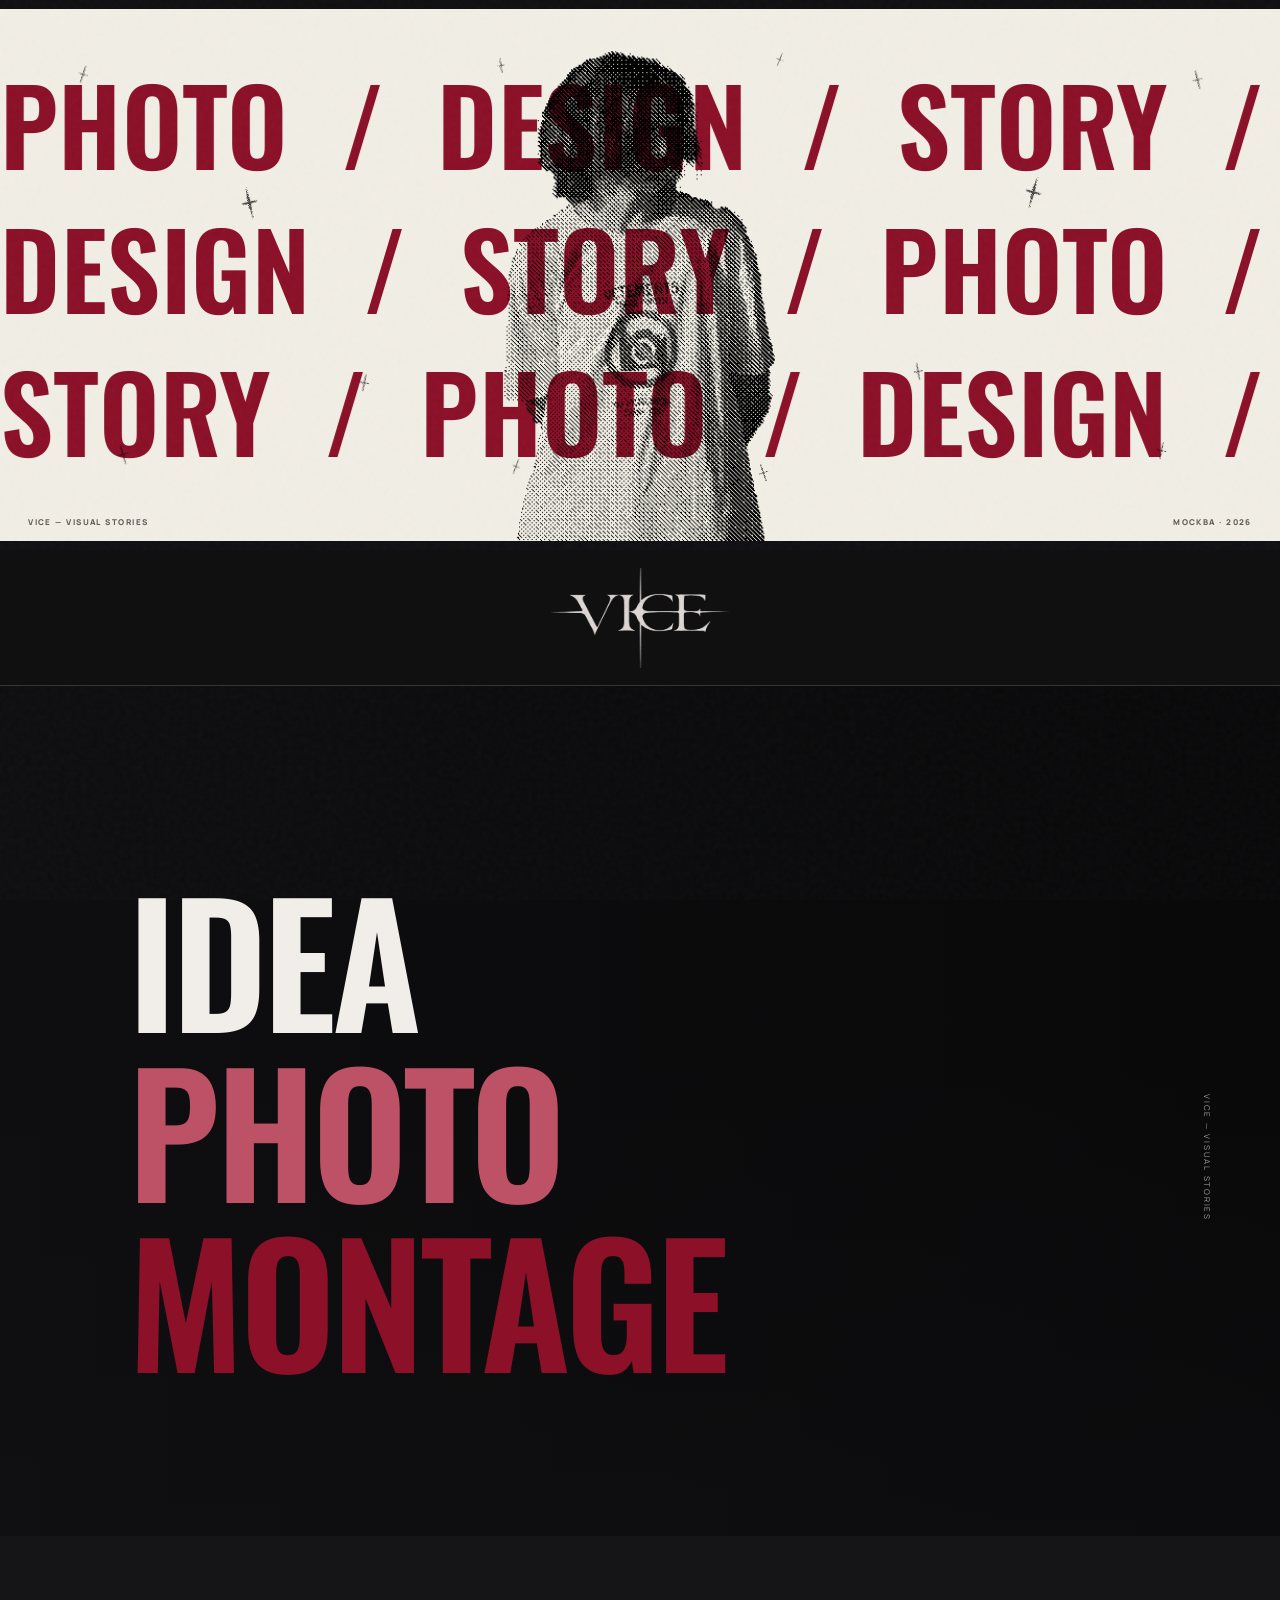
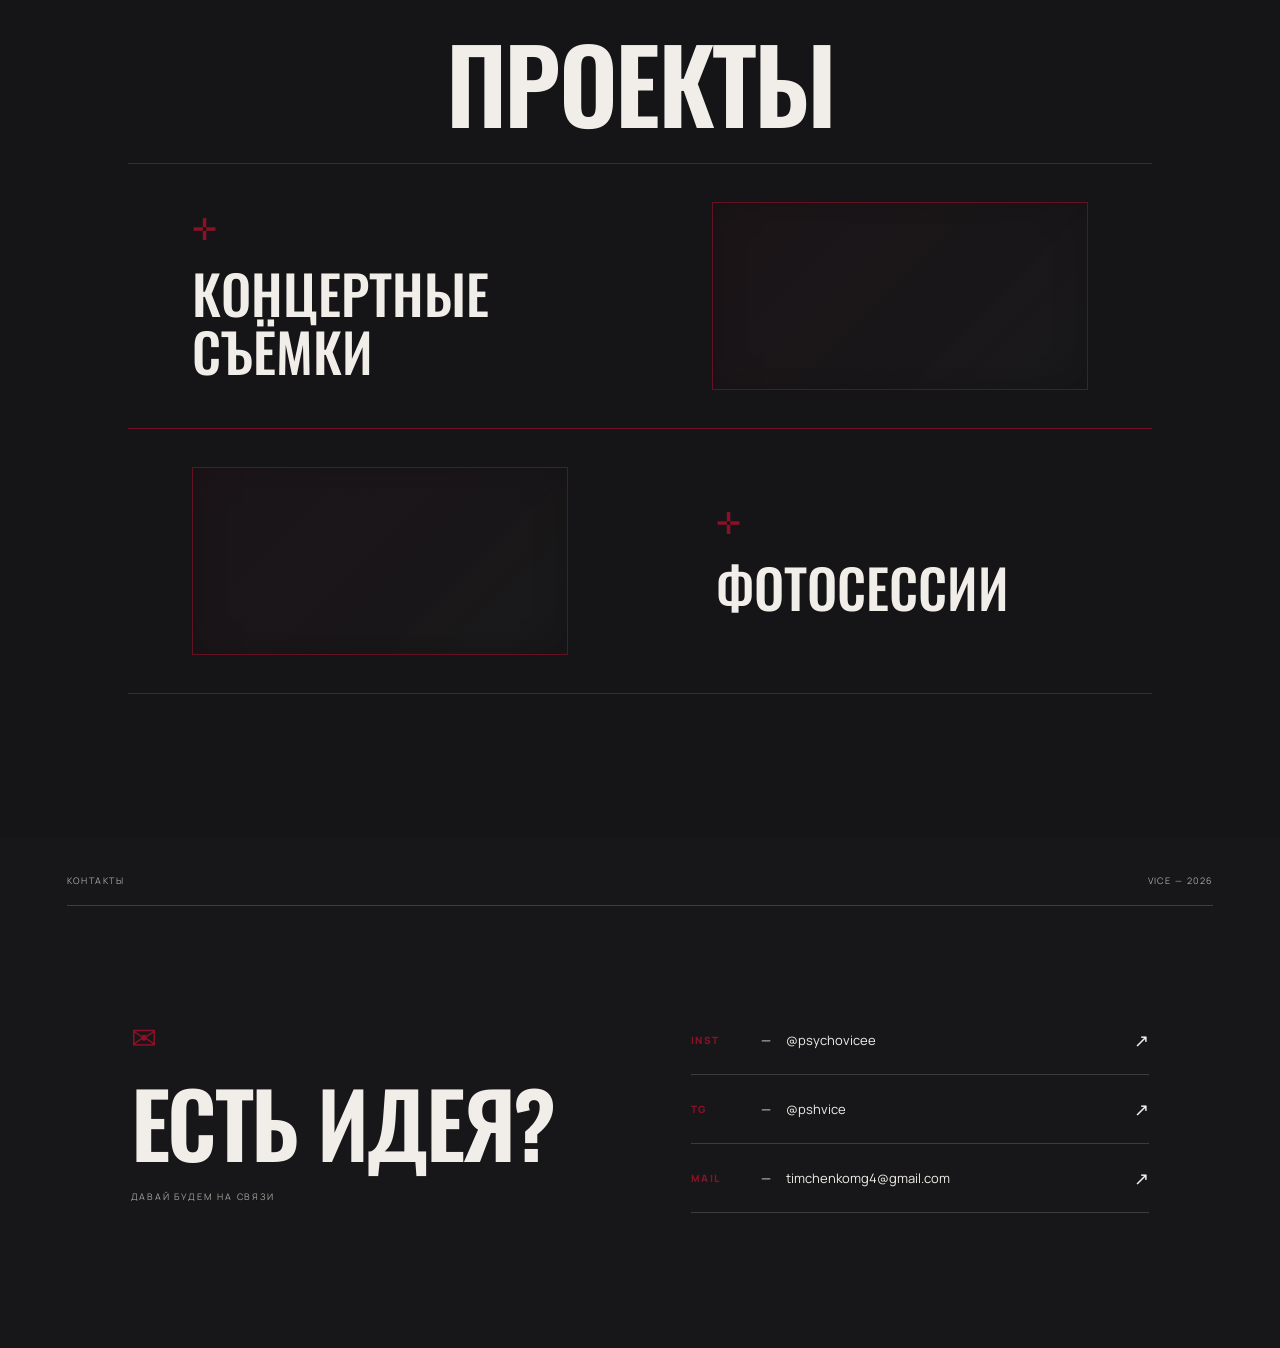
<file: index.html>
<!doctype html>
<html lang="ru">
<head>
  <meta charset="utf-8">
  <meta name="viewport" content="width=device-width, initial-scale=1">
  <meta name="theme-color" content="#101012">
  <meta name="description" content="VICE — фотография концертов, портреты и личные съёмки.">
  <title>VICE — фотография</title>
  <link rel="preconnect" href="https://fonts.googleapis.com">
  <link rel="preconnect" href="https://fonts.gstatic.com" crossorigin>
  <link href="https://fonts.googleapis.com/css2?family=Manrope:wght@400;500;600;700;800&family=Oswald:wght@400;500;600;700&display=swap" rel="stylesheet">
  <link rel="stylesheet" href="styles.css?v=20261118-9">
</head>
<body>
  <div class="grain" aria-hidden="true"></div>
  <section class="masthead-banner" aria-label="VICE — Photo, Design, Story">
    <div class="marquee-row marquee-one" aria-hidden="true"><div class="marquee-track"><span>PHOTO&nbsp; / &nbsp;DESIGN&nbsp; / &nbsp;STORY&nbsp; / &nbsp;PHOTO&nbsp; / &nbsp;DESIGN&nbsp; / &nbsp;STORY&nbsp; / &nbsp;PHOTO&nbsp; / &nbsp;DESIGN&nbsp; / &nbsp;STORY&nbsp; / &nbsp;</span><span>PHOTO&nbsp; / &nbsp;DESIGN&nbsp; / &nbsp;STORY&nbsp; / &nbsp;PHOTO&nbsp; / &nbsp;DESIGN&nbsp; / &nbsp;STORY&nbsp; / &nbsp;PHOTO&nbsp; / &nbsp;DESIGN&nbsp; / &nbsp;STORY&nbsp; / &nbsp;</span></div></div>
    <div class="marquee-row marquee-two" aria-hidden="true"><div class="marquee-track"><span>DESIGN&nbsp; / &nbsp;STORY&nbsp; / &nbsp;PHOTO&nbsp; / &nbsp;DESIGN&nbsp; / &nbsp;STORY&nbsp; / &nbsp;PHOTO&nbsp; / &nbsp;DESIGN&nbsp; / &nbsp;STORY&nbsp; / &nbsp;PHOTO&nbsp; / &nbsp;</span><span>DESIGN&nbsp; / &nbsp;STORY&nbsp; / &nbsp;PHOTO&nbsp; / &nbsp;DESIGN&nbsp; / &nbsp;STORY&nbsp; / &nbsp;PHOTO&nbsp; / &nbsp;DESIGN&nbsp; / &nbsp;STORY&nbsp; / &nbsp;PHOTO&nbsp; / &nbsp;</span></div></div>
    <div class="marquee-row marquee-three" aria-hidden="true"><div class="marquee-track"><span>STORY&nbsp; / &nbsp;PHOTO&nbsp; / &nbsp;DESIGN&nbsp; / &nbsp;STORY&nbsp; / &nbsp;PHOTO&nbsp; / &nbsp;DESIGN&nbsp; / &nbsp;STORY&nbsp; / &nbsp;PHOTO&nbsp; / &nbsp;DESIGN&nbsp; / &nbsp;</span><span>STORY&nbsp; / &nbsp;PHOTO&nbsp; / &nbsp;DESIGN&nbsp; / &nbsp;STORY&nbsp; / &nbsp;PHOTO&nbsp; / &nbsp;DESIGN&nbsp; / &nbsp;STORY&nbsp; / &nbsp;PHOTO&nbsp; / &nbsp;DESIGN&nbsp; / &nbsp;</span></div></div>
    <img class="masthead-star masthead-star-left" src="images/strar.png" alt="" aria-hidden="true">
    <img class="masthead-star masthead-star-left-small" src="images/strar.png" alt="" aria-hidden="true">
    <img class="masthead-star masthead-star-right" src="images/strar.png" alt="" aria-hidden="true">
    <img class="masthead-star masthead-star-right-small" src="images/strar.png" alt="" aria-hidden="true">
    <img class="masthead-star masthead-star-extra star-extra-1" src="images/strar.png" alt="" aria-hidden="true">
    <img class="masthead-star masthead-star-extra star-extra-2" src="images/strar.png" alt="" aria-hidden="true">
    <img class="masthead-star masthead-star-extra star-extra-3" src="images/strar.png" alt="" aria-hidden="true">
    <img class="masthead-star masthead-star-extra star-extra-4" src="images/strar.png" alt="" aria-hidden="true">
    <img class="masthead-star masthead-star-extra star-extra-5" src="images/strar.png" alt="" aria-hidden="true">
    <img class="masthead-star masthead-star-extra star-extra-6" src="images/strar.png" alt="" aria-hidden="true">
    <img class="masthead-star masthead-star-extra star-extra-7" src="images/strar.png" alt="" aria-hidden="true">
    <img class="masthead-star masthead-star-extra star-extra-8" src="images/strar.png" alt="" aria-hidden="true">
    <img class="masthead-portrait" src="images/portrait.png" alt="Портрет фотографа VICE">
    <div class="masthead-signature"><span>VICE — VISUAL STORIES</span><span>МОСКВА · 2026</span></div>
  </section>
  <header class="site-header">
    <a class="wordmark" href="#top" aria-label="VICE — на главную"><img class="site-logo" src="images/%D0%BB%D0%BE%D0%B3%D0%BE%20%D0%B1%D0%B5%D0%B7%20%D1%84%D0%BE%D0%BD%D0%B0.png" alt="VICE"></a>
  </header>

  <main id="top">
    <section class="hero">
      <div class="hero-image" aria-hidden="true">
        <video class="hero-background-video" autoplay muted loop playsinline preload="auto">
          <source src="images/VICE_camera_aperture_1920x540_60fps%20(online-video-cutter.com)%20(1).mp4" type="video/mp4">
        </video>
      </div>
      <div class="hero-shade"></div>
      <div class="hero-content">
        <h1 class="hero-title"><span class="title-light">IDEA</span><span class="title-middle">PHOTO</span><span class="title-red">MONTAGE</span></h1>
      </div>
      <div class="hero-side-label">VICE — VISUAL STORIES</div>
    </section>

    <section class="works section-wrap" id="works">
      <div class="section-heading">
        <div><h2>ПРОЕКТЫ</h2></div>
      </div>
      <div class="project-list">
        <a class="project-text-link project-live" href="concerts.html">
          <div class="project-copy">
            <span class="project-cross" aria-hidden="true">✛</span>
            <h3>КОНЦЕРТНЫЕ СЪЁМКИ</h3>
          </div>
          <div class="project-banner-placeholder" aria-hidden="true"></div>
        </a>
        <a class="project-text-link project-portraits" href="portraits.html">
          <div class="project-banner-placeholder" aria-hidden="true"></div>
          <div class="project-copy">
            <span class="project-cross" aria-hidden="true">✛</span>
            <h3>ФОТОСЕССИИ</h3>
          </div>
        </a>
      </div>
    </section>

    <section class="contact-section" id="contact">
      <div class="contact-top"><span>КОНТАКТЫ</span><span>VICE — 2026</span></div>
      <div class="contact-main">
        <div class="contact-title"><span class="mail-symbol">✉</span><p>ЕСТЬ ИДЕЯ?</p><span class="contact-caption">ДАВАЙ БУДЕМ НА СВЯЗИ</span></div>
        <div class="contact-list">
          <a href="https://www.instagram.com/psychovicee/" target="_blank" rel="noreferrer"><span class="contact-label">INST</span><span class="contact-dash">—</span><span>@psychovicee</span><b>↗</b></a>
          <a href="https://t.me/pshvice" target="_blank" rel="noreferrer"><span class="contact-label">TG</span><span class="contact-dash">—</span><span>@pshvice</span><b>↗</b></a>
          <a href="mailto:timchenkomg4@gmail.com"><span class="contact-label">MAIL</span><span class="contact-dash">—</span><span>timchenkomg4@gmail.com</span><b>↗</b></a>
        </div>
      </div>
    </section>
  </main>
  <script src="script.js"></script>
</body>
</html>
</file>
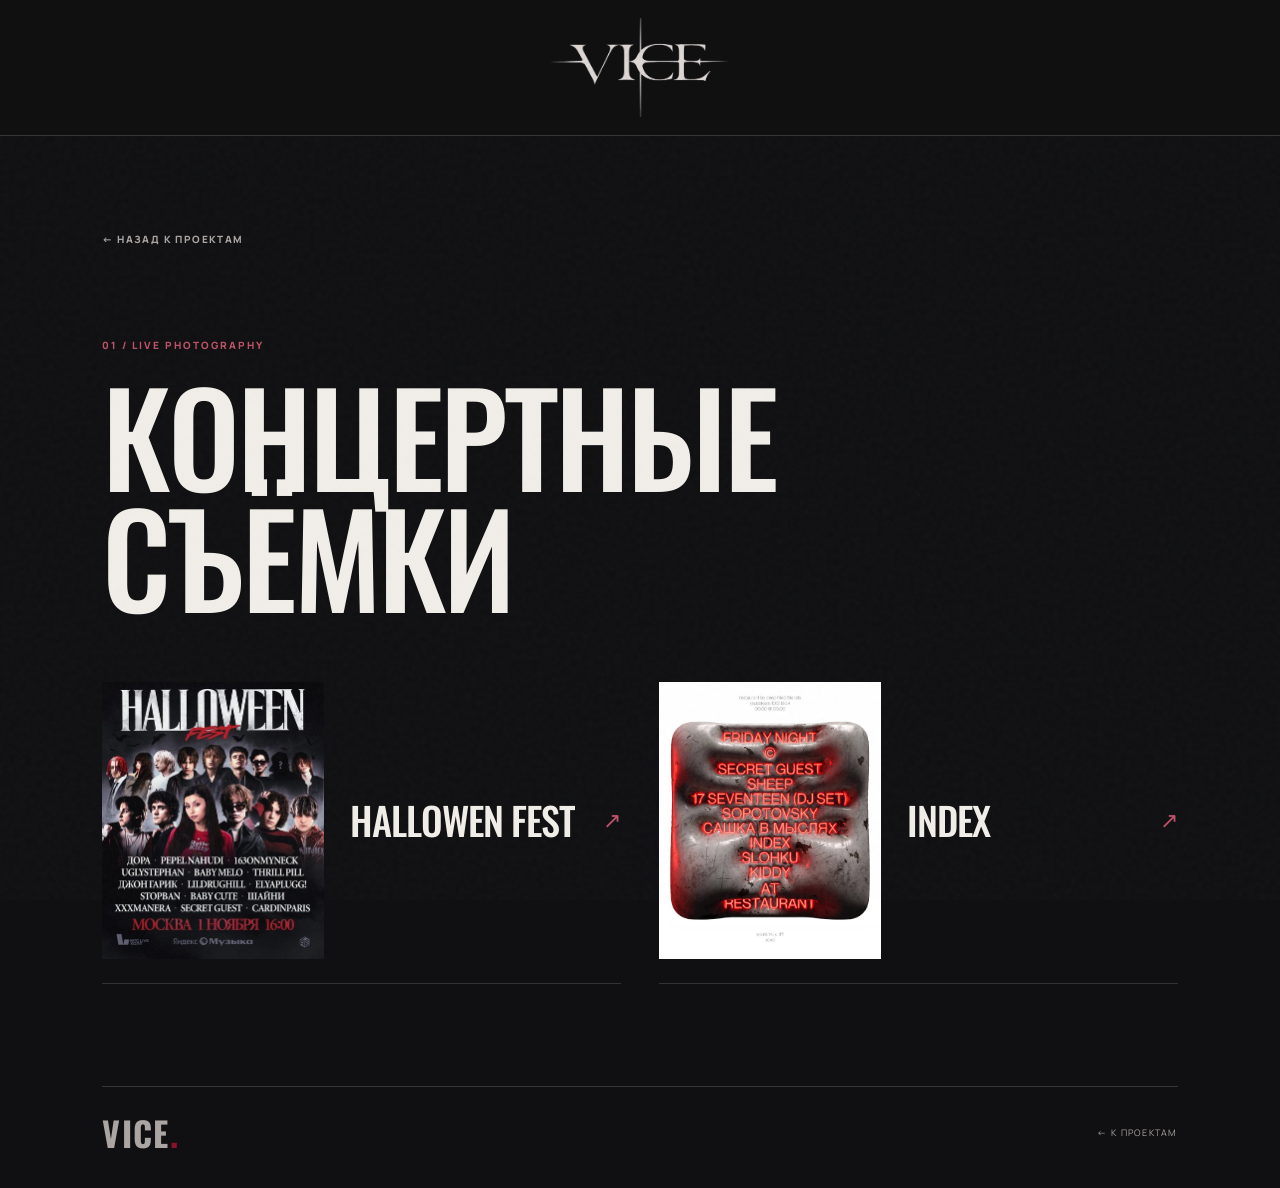
<file: concerts.html>
<!doctype html>
<html lang="ru">
<head>
  <meta charset="utf-8">
  <meta name="viewport" content="width=device-width, initial-scale=1">
  <meta name="theme-color" content="#101012">
  <meta name="description" content="VICE — концертные проекты и live-фотография.">
  <title>VICE — Концертные съёмки</title>
  <link rel="preconnect" href="https://fonts.googleapis.com">
  <link rel="preconnect" href="https://fonts.gstatic.com" crossorigin>
  <link href="https://fonts.googleapis.com/css2?family=Manrope:wght@400;500;600;700;800&family=Oswald:wght@400;500;600;700&display=swap" rel="stylesheet">
  <link rel="stylesheet" href="styles.css?v=20261118-10">
  <style>
    .case-page{min-height:calc(100svh - 86px);padding:7vw 8vw 8vw}
    .case-back{display:inline-flex;align-items:center;gap:14px;color:#aaa5a2;font-size:10px;font-weight:800;letter-spacing:.14em;transition:color .2s}
    .case-back:hover{color:#fff}
    .case-kicker{margin-top:90px;color:#bd5267;font-size:10px;font-weight:800;letter-spacing:.2em}
    .case-title{margin:22px 0 18px;font:500 clamp(54px,10vw,130px)/.95 var(--display);letter-spacing:-.025em;text-transform:uppercase}
    
    .concert-projects{margin-top:65px;display:grid;grid-template-columns:repeat(2,minmax(0,1fr));gap:clamp(22px,3vw,44px)}
    .concert-project{display:grid;grid-template-columns:minmax(0,.9fr) minmax(0,1.1fr);align-items:center;gap:clamp(14px,2vw,26px);min-width:0;padding-bottom:24px;border-bottom:1px solid rgba(255,255,255,.14)}
    .concert-poster{width:100%;display:flex;justify-content:center;align-items:center}
    .concert-poster img{display:block;width:100%;height:auto;max-height:340px;object-fit:contain;transition:transform .35s ease,opacity .3s ease}
    .concert-project:hover .concert-poster img{transform:scale(1.015);opacity:.88}
    .concert-project-copy{min-width:0}
    .concert-project-title{display:flex;align-items:center;justify-content:space-between;gap:10px}
    .concert-project-title h2{margin:0;font:500 clamp(27px,3vw,48px)/1.05 var(--display);text-transform:uppercase}
    .concert-project-title span{color:#bd5267;font-size:22px;transition:transform .25s}
    .concert-project:hover .concert-project-title span{transform:translate(4px,-4px)}
    
    .case-footer{margin:0 8vw 30px;padding-top:20px;border-top:1px solid rgba(255,255,255,.16);display:flex;justify-content:space-between;align-items:center;color:#aaa5a2;font-size:9px;letter-spacing:.14em}
    @media(max-width:900px){.concert-projects{grid-template-columns:1fr;gap:34px}.concert-project{grid-template-columns:minmax(160px,280px) minmax(0,1fr);gap:clamp(24px,5vw,55px)}.concert-poster img{max-height:400px}}
    @media(max-width:650px){.case-page{padding:8vw 7vw 16vw}.case-kicker{margin-top:75px}.concert-project{grid-template-columns:minmax(105px,38%) minmax(0,1fr);gap:20px;padding-bottom:30px}.concert-poster img{max-height:300px}.concert-project-title h2{font-size:clamp(26px,7vw,38px)}.concert-project-title span{font-size:19px}.case-footer{margin-left:7vw;margin-right:7vw}}
  </style>
</head>
<body>
  <div class="grain" aria-hidden="true"></div>
  <header class="site-header">
    <a class="wordmark" href="index.html" aria-label="VICE — на главную"><img class="site-logo" src="images/%D0%BB%D0%BE%D0%B3%D0%BE%20%D0%B1%D0%B5%D0%B7%20%D1%84%D0%BE%D0%BD%D0%B0.png" alt="VICE"></a>
  </header>
  <main class="case-page">
    <a class="case-back" href="index.html#works">← НАЗАД К ПРОЕКТАМ</a>
    <div class="case-kicker">01 / LIVE PHOTOGRAPHY</div>
    <h1 class="case-title">Концертные съёмки</h1>
    
    <section class="concert-projects" aria-label="Концертные проекты">
      <a class="concert-project" href="hallowen-fest.html">
        <div class="concert-poster"><img src="images/projects/concerts/Hallowen%20fest/%D0%B0%D1%84%D0%B8%D1%88%D0%B0%20hallowen%20fest.webp" alt="Афиша Hallowen Fest"></div>
        <div class="concert-project-copy">
          <div class="concert-project-title"><h2>Hallowen Fest</h2><span>↗</span></div>
          
        </div>
      </a>
      <a class="concert-project" href="index-event.html">
        <div class="concert-poster"><img src="images/projects/concerts/INDEX/%D0%90%D0%A4%D0%98%D0%A8%D0%90%20%D0%B8%D0%BD%D0%B4%D0%B5%D0%BA%D1%81.jpg" alt="Афиша INDEX"></div>
        <div class="concert-project-copy">
          <div class="concert-project-title"><h2>INDEX</h2><span>↗</span></div>
          
        </div>
      </a>
    </section>
  </main>
  <footer class="case-footer"><a class="wordmark" href="index.html">VICE<span>.</span></a><a href="index.html#works">← К ПРОЕКТАМ</a></footer>
  <script src="script.js"></script>
</body>
</html>
</file>
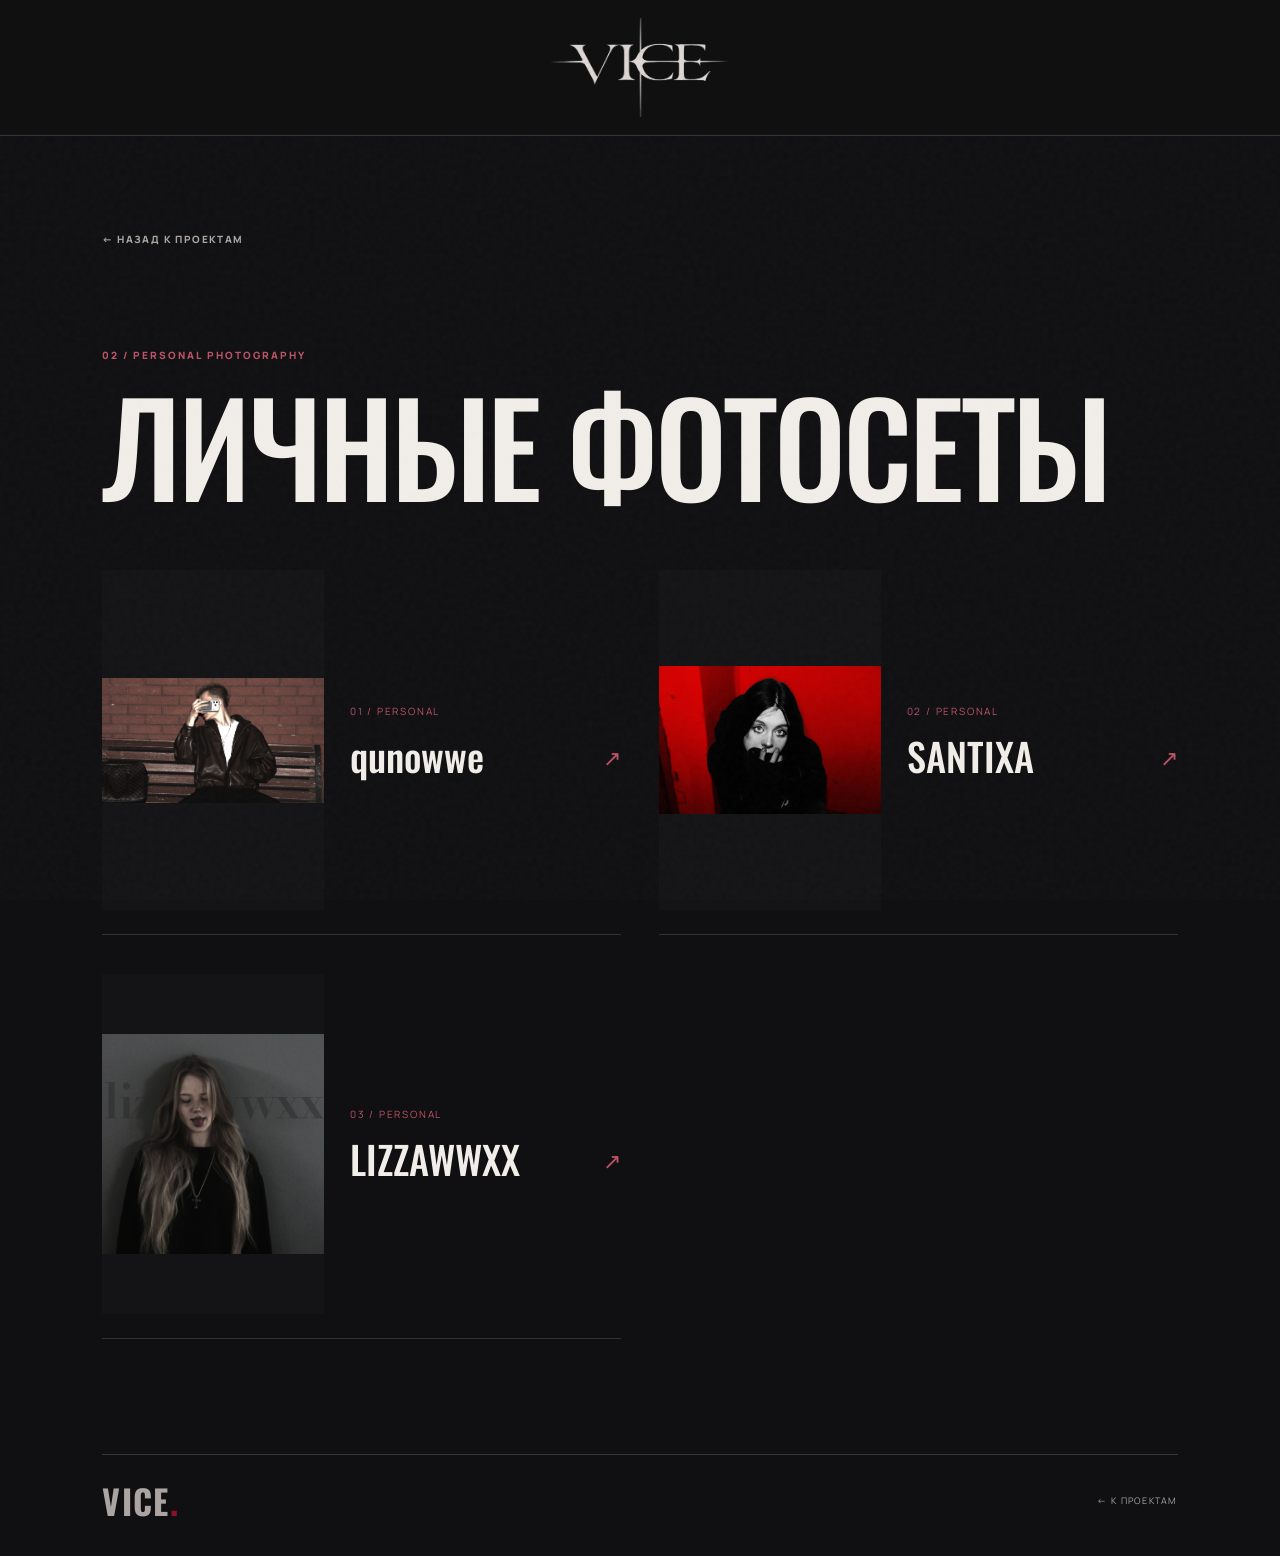
<file: portraits.html>
<!doctype html>
<html lang="ru">
<head>
  <meta charset="utf-8">
  <meta name="viewport" content="width=device-width, initial-scale=1">
  <meta name="theme-color" content="#101012">
  <meta name="description" content="VICE — личные фотосеты.">
  <title>VICE — Личные фотосеты</title>
  <link rel="preconnect" href="https://fonts.googleapis.com">
  <link rel="preconnect" href="https://fonts.gstatic.com" crossorigin>
  <link href="https://fonts.googleapis.com/css2?family=Manrope:wght@400;500;600;700;800&family=Oswald:wght@400;500;600;700&display=swap" rel="stylesheet">
  <link rel="stylesheet" href="styles.css?v=20261118-11">
  <style>
    .case-page{min-height:calc(100svh - 86px);padding:7vw 8vw 9vw}
    .case-back{display:inline-flex;color:#aaa5a2;font-size:10px;font-weight:800;letter-spacing:.14em;transition:color .2s}
    .case-back:hover{color:#fff}
    .case-kicker{margin-top:100px;color:#bd5267;font-size:10px;font-weight:800;letter-spacing:.2em}
    .case-title{margin:22px 0 55px;font:500 clamp(54px,10vw,130px)/.95 var(--display);letter-spacing:-.025em;text-transform:uppercase}
    .shoot-grid{margin-top:65px;display:grid;grid-template-columns:repeat(2,minmax(0,1fr));gap:clamp(22px,3vw,44px)}
    .shoot-card{display:grid;grid-template-columns:minmax(0,.9fr) minmax(0,1.1fr);align-items:center;gap:clamp(14px,2vw,26px);min-width:0;padding-bottom:24px;border-bottom:1px solid rgba(255,255,255,.14);transition:opacity .25s}
    .shoot-card:hover{opacity:.82}
    .shoot-cover{width:100%;height:340px;display:flex;justify-content:center;align-items:center;overflow:hidden;background:#141416}
    .shoot-cover img{display:block;width:100%;height:100%;object-fit:contain;transition:transform .35s ease}
    .shoot-card:hover .shoot-cover img{transform:scale(1.015)}
    .shoot-copy{min-width:0}
    .shoot-number{display:block;margin-bottom:18px;color:#bd5267;font-size:10px;letter-spacing:.18em}
    .shoot-name{display:flex;align-items:center;justify-content:space-between;gap:10px;font:500 clamp(27px,3vw,48px)/1.05 var(--display);text-transform:uppercase;overflow-wrap:anywhere}
    .shoot-name span{color:#bd5267;font-size:22px;transition:transform .25s}
    .shoot-card:hover .shoot-name span{transform:translate(4px,-4px)}
    .shoot-card:first-child .shoot-name{text-transform:none}
    .case-footer{margin:0 8vw 30px;padding-top:20px;border-top:1px solid rgba(255,255,255,.16);display:flex;justify-content:space-between;align-items:center;color:#aaa5a2;font-size:9px;letter-spacing:.14em}
    @media(max-width:900px){.shoot-grid{grid-template-columns:1fr;gap:34px}.shoot-card{grid-template-columns:minmax(160px,280px) minmax(0,1fr);gap:clamp(24px,5vw,55px)}.shoot-cover{height:400px}}
    @media(max-width:650px){.case-page{padding:8vw 7vw 16vw}.case-kicker{margin-top:75px}.case-title{margin-bottom:38px}.shoot-card{grid-template-columns:minmax(105px,38%) minmax(0,1fr);gap:20px;padding-bottom:30px}.shoot-cover{height:300px}.shoot-name{font-size:clamp(26px,7vw,38px)}.shoot-name span{font-size:19px}.case-footer{margin-left:7vw;margin-right:7vw}}
  </style>
</head>
<body>
  <div class="grain" aria-hidden="true"></div>
  <header class="site-header">
    <a class="wordmark" href="index.html" aria-label="VICE — на главную"><img class="site-logo" src="images/%D0%BB%D0%BE%D0%B3%D0%BE%20%D0%B1%D0%B5%D0%B7%20%D1%84%D0%BE%D0%BD%D0%B0.png" alt="VICE"></a>
  </header>
  <main class="case-page">
    <a class="case-back" href="index.html#works">← НАЗАД К ПРОЕКТАМ</a>
    <div class="case-kicker">02 / PERSONAL PHOTOGRAPHY</div>
    <h1 class="case-title">Личные фотосеты</h1>
    <section class="shoot-grid" aria-label="Личные фотосеты">
      <a class="shoot-card" href="qunowwe.html">
        <div class="shoot-cover"><img src="qunowwe%20%D0%BE%D0%B1%D0%BB%D0%BE%D0%B6%D0%BA%D0%B0.png" alt="Обложка фотосета qunowwe"></div>
        <div class="shoot-copy"><span class="shoot-number">01 / PERSONAL</span><div class="shoot-name">qunowwe <span>↗</span></div></div>
      </a>
      <a class="shoot-card" href="santixa.html">
        <div class="shoot-cover"><img src="images/projects/photoshoots/Santixa/Santixa%20%D0%BE%D0%B1%D0%BB%D0%BE%D0%B6%D0%BA%D0%B0.jpg" alt="Обложка фотосета Santixa"></div>
        <div class="shoot-copy"><span class="shoot-number">02 / PERSONAL</span><div class="shoot-name">Santixa <span>↗</span></div></div>
      </a>
      <a class="shoot-card" href="lizzawwxx.html">
        <div class="shoot-cover"><img src="images/projects/photoshoots/lizzawwxx/lizzawwxx%20%D0%BE%D0%B1%D0%BB%D0%BE%D0%B6%D0%BA%D0%B0.jpg" alt="Обложка фотосета lizzawwxx"></div>
        <div class="shoot-copy"><span class="shoot-number">03 / PERSONAL</span><div class="shoot-name">lizzawwxx <span>↗</span></div></div>
      </a>
    </section>
  </main>
  <footer class="case-footer"><a class="wordmark" href="index.html">VICE<span>.</span></a><a href="index.html#works">← К ПРОЕКТАМ</a></footer>
  <script src="script.js"></script>
</body>
</html>
</file>
<file: styles.css>
@import url('https://fonts.googleapis.com/css2?family=Manrope:wght@400;500;600;700;800&family=Oswald:wght@400;500;600;700&display=swap');
:root{--bg:#101012;--panel:#171719;--text:#f1eee9;--muted:#9b9998;--red:#8b1028;--line:rgba(255,255,255,.16);--display:'Oswald',sans-serif;--body:'Manrope',sans-serif}
*{box-sizing:border-box}html{scroll-behavior:smooth}body{margin:0;background:var(--bg);color:var(--text);font-family:var(--body);overflow-x:hidden}a{color:inherit;text-decoration:none}.grain{position:fixed;inset:0;pointer-events:none;z-index:20;opacity:.055;background-image:url("data:image/svg+xml,%3Csvg viewBox='0 0 180 180' xmlns='http://www.w3.org/2000/svg'%3E%3Cfilter id='n'%3E%3CfeTurbulence type='fractalNoise' baseFrequency='.9' numOctaves='3' stitchTiles='stitch'/%3E%3C/filter%3E%3Crect width='100%25' height='100%25' filter='url(%23n)' opacity='.5'/%3E%3C/svg%3E")}
.site-header{height:86px;padding:0 5.2vw;display:flex;align-items:center;justify-content:space-between;border-bottom:1px solid var(--line);position:sticky;top:0;z-index:30;width:100%;background:rgba(16,16,18,.94);backdrop-filter:blur(14px);-webkit-backdrop-filter:blur(14px);transition:height .32s ease,padding .32s ease,background .32s ease}.wordmark{font:700 34px var(--display);letter-spacing:.04em;transition:font-size .32s ease,transform .32s ease}.wordmark span,.statement-mark span{color:var(--red)}.site-header.is-scrolled{height:62px;padding-left:5.2vw;padding-right:5.2vw;background:rgba(16,16,18,.97);box-shadow:0 8px 28px rgba(0,0,0,.18)}.site-header.is-scrolled .wordmark{font-size:27px}.site-header.is-scrolled .header-cta{padding-top:10px;padding-bottom:10px}.main-nav{display:flex;gap:42px;margin-left:10%}.main-nav a,.header-cta{font-size:10px;font-weight:800;letter-spacing:.13em}.main-nav a{color:#c6c3bf;transition:color .2s}.main-nav a:hover,.header-cta:hover{color:#fff}.header-cta{border:1px solid rgba(255,255,255,.35);padding:13px 17px}.header-cta span{color:#c14a61;margin-left:14px}.menu-toggle{display:none;background:none;border:0}
.hero{height:min(850px,100svh);min-height:680px;position:relative;display:flex;align-items:center;padding:100px 10vw 70px;overflow:hidden;background:radial-gradient(ellipse at 72% 43%,#54202a 0,#25161b 28%,#101012 68%)}.hero-image{position:absolute;inset:0 0 0 32%;background:linear-gradient(90deg,#101012 0%,rgba(16,16,18,.48) 34%,rgba(16,16,18,.12) 100%),linear-gradient(0deg,rgba(16,16,18,.65),transparent 55%),url('images/hero.jpg') center 42%/cover no-repeat;opacity:.78}.hero-image-note{position:absolute;right:9%;bottom:12%;font-size:9px;letter-spacing:.2em;color:rgba(255,255,255,.52);border:1px solid rgba(255,255,255,.25);padding:10px 13px}.hero-shade{position:absolute;inset:0;background:linear-gradient(90deg,#101012 0%,rgba(16,16,18,.86) 30%,transparent 100%)}.hero-content{position:relative;z-index:2;width:min(720px,75%)}.eyebrow,.section-kicker{font-size:10px;font-weight:800;letter-spacing:.18em;color:#aaa5a2}.eyebrow{display:flex;align-items:center;gap:13px}.eyebrow-line{height:1px;width:35px;background:var(--red)}h1,h2,.intro-big,.statement p,.contact-title p{font-family:var(--display);font-weight:600;letter-spacing:-.025em}h1{font-size:clamp(90px,13vw,190px);line-height:.82;margin:36px 0 32px}h1 em,h2 em,.intro-big span,.statement em,.contact-title em{font-style:normal;color:var(--red)}.hero-bottom{display:flex;align-items:center;justify-content:space-between;max-width:420px}.hero-bottom p{font-size:12px;line-height:1.9;color:#c2bfbc}.round-link{width:48px;height:48px;border:1px solid rgba(255,255,255,.55);border-radius:50%;display:grid;place-items:center;font-size:22px;transition:.25s}.round-link:hover{background:var(--red);border-color:var(--red);transform:translateY(4px)}.hero-index{position:absolute;bottom:45px;right:5.2vw;font:18px var(--display);letter-spacing:.08em}.hero-index span{color:var(--red);padding:0 8px}.hero-side-label{position:absolute;right:5.2vw;top:48%;writing-mode:vertical-rl;font-size:8px;letter-spacing:.22em;color:#a19a98}
.section-wrap{padding-left:10vw;padding-right:10vw}.intro{padding-top:145px;padding-bottom:150px;display:grid;grid-template-columns:1fr 2fr;gap:5vw}.section-kicker span{color:#c13d57}.intro-big{font-size:clamp(55px,8vw,112px);line-height:.94;margin:0}.intro-foot{display:flex;align-items:flex-end;justify-content:space-between;margin-top:36px}.intro-foot p{max-width:390px;color:#a9a5a2;font-size:13px;line-height:1.9}.asterisk{font-size:55px;color:var(--red);line-height:1}
.works{padding-top:100px;padding-bottom:145px;background:#151517}.section-heading{display:flex;align-items:flex-end;justify-content:space-between;margin-bottom:55px}.section-heading h2,.about-content h2{font-size:clamp(62px,8vw,110px);line-height:.9;margin:25px 0 0}.section-heading>p{font-size:12px;line-height:1.8;color:#9c9896;padding-bottom:7px}.project-grid{display:grid;grid-template-columns:1.18fr .82fr;gap:34px;align-items:start}.project-small{margin-top:115px}.project-visual{position:relative;overflow:hidden;background:#242124;min-height:360px;aspect-ratio:1.12/1}.project-large .project-visual{aspect-ratio:1.12/1}.project-small .project-visual{aspect-ratio:.9/1}.visual-concert{background:linear-gradient(135deg,rgba(12,12,14,.1),rgba(12,12,14,.5)),url('images/concert.jpg') center/cover,#40232c}.visual-portrait{background:linear-gradient(135deg,rgba(12,12,14,.08),rgba(12,12,14,.48)),url('images/portraits.jpg') center/cover,#272326}.placeholder-label{position:absolute;left:20px;bottom:20px;font-size:9px;letter-spacing:.15em;color:rgba(255,255,255,.65);border:1px solid rgba(255,255,255,.35);padding:9px 11px}.project-arrow{position:absolute;right:20px;top:20px;width:42px;height:42px;border:1px solid rgba(255,255,255,.5);border-radius:50%;display:grid;place-items:center;transition:.2s}.project:hover .project-arrow{background:var(--red);border-color:var(--red);transform:rotate(45deg)}.project-meta{display:flex;justify-content:space-between;align-items:flex-end;padding-top:20px}.project-number,.project-type{font-size:9px;letter-spacing:.15em;color:#a6a09d}.project-meta h3{font:500 32px/1.05 var(--display);margin:10px 0 0}.project-type{padding-bottom:4px}
.statement{padding:105px 10vw 115px;text-align:center;background:var(--red);position:relative;overflow:hidden}.statement-mark{font:700 55px var(--display);opacity:.8}.statement-mark span{color:#211317}.statement p{font-size:clamp(52px,9vw,125px);line-height:.95;margin:22px 0}.statement em{color:#211317}.statement>span{font-size:9px;letter-spacing:.22em;color:rgba(255,255,255,.72)}
.about-strip{padding-top:145px;padding-bottom:150px;display:grid;grid-template-columns:1fr 2fr;gap:5vw}.about-content{display:grid;grid-template-columns:1.2fr .8fr;column-gap:5vw;align-items:end}.about-content h2{grid-column:1/-1;margin:0 0 36px}.about-content p{font-size:13px;line-height:1.9;color:#aaa5a2;max-width:360px;margin:0}.text-link{font-size:10px;letter-spacing:.15em;font-weight:800;border-bottom:1px solid var(--red);padding-bottom:12px;justify-self:start}.text-link span{color:#c13d57;margin-left:20px}
.contact-section{background:#171719;padding:35px 5.2vw 25px}.contact-top{display:flex;justify-content:space-between;border-bottom:1px solid var(--line);padding-bottom:18px;font-size:9px;letter-spacing:.16em;color:#aaa5a2}.contact-main{padding:100px 5vw 110px;display:grid;grid-template-columns:1fr 1fr;gap:8vw;align-items:center}.contact-title{display:flex;flex-direction:column;align-items:flex-start}.mail-symbol{font-size:31px;color:var(--red);margin-bottom:24px}.contact-title p{font-size:clamp(58px,7vw,100px);line-height:.9;margin:0}.contact-caption{font-size:9px;letter-spacing:.2em;color:#a7a19e;margin-top:27px}.contact-list a{display:grid;grid-template-columns:70px 25px 1fr 25px;align-items:center;border-bottom:1px solid var(--line);padding:22px 0;font-size:13px;transition:padding .2s}.contact-list a:hover{padding-left:10px}.contact-label{font-size:10px;font-weight:800;letter-spacing:.13em;color:#8b1028}.contact-dash{color:#eee}.contact-list b{font-size:18px;font-weight:400;text-align:right}.site-footer{border-top:1px solid var(--line);padding-top:22px;display:flex;align-items:center;justify-content:space-between}.site-footer .wordmark{font-size:27px}.site-footer>span,.site-footer>a:last-child{font-size:8px;letter-spacing:.16em;color:#aaa5a2}
@media(max-width:800px){.site-header{height:72px;padding:0 6vw}.site-header.is-scrolled{height:58px;padding-left:6vw;padding-right:6vw}.main-nav{gap:20px;margin-left:0}.main-nav a,.header-cta{font-size:8px}.hero{min-height:650px;height:90svh;padding-left:7vw}.hero-image{left:12%;opacity:.58}.hero-content{width:90%}.hero-side-label{display:none}.section-wrap{padding-left:7vw;padding-right:7vw}.intro,.about-strip{grid-template-columns:1fr;gap:35px;padding-top:100px;padding-bottom:105px}.intro-foot{max-width:570px}.works{padding-top:85px;padding-bottom:100px}.project-grid{gap:22px}.project-small{margin-top:75px}.project-visual{min-height:260px}.contact-main{padding:80px 2vw;gap:5vw}.contact-title p{font-size:clamp(54px,8vw,80px)}}
@media(max-width:560px){.site-header{height:68px}.site-header.is-scrolled{height:54px;padding-left:6vw;padding-right:6vw}.site-header.is-scrolled .wordmark{font-size:25px}.wordmark{font-size:30px}.main-nav{display:none;position:absolute;top:68px;left:0;right:0;background:#171719;padding:25px 7vw 30px;flex-direction:column;gap:22px;border-bottom:1px solid var(--line)}.main-nav.open{display:flex}.main-nav a{font-size:11px}.header-cta{margin-left:auto;margin-right:18px;padding:11px 12px}.menu-toggle{display:flex;width:27px;height:25px;flex-direction:column;justify-content:center;gap:6px;padding:0}.menu-toggle span{height:1px;width:25px;background:#fff}.hero{min-height:680px;height:92svh;padding:110px 7vw 70px}.hero-image{inset:0 0 0 0;background-position:58% center;opacity:.52}.hero-shade{background:linear-gradient(90deg,rgba(16,16,18,.92),rgba(16,16,18,.35)),linear-gradient(0deg,#101012 0%,transparent 45%)}.hero-content{width:100%}h1{font-size:clamp(82px,21vw,125px);margin:34px 0}.hero-bottom{max-width:100%}.hero-index{bottom:25px;right:7vw}.intro{padding-top:85px;padding-bottom:90px}.intro-big{font-size:clamp(54px,14vw,78px)}.intro-foot p{font-size:12px}.asterisk{font-size:40px}.works{padding-top:75px;padding-bottom:85px}.section-heading{align-items:flex-end;margin-bottom:35px}.section-heading h2,.about-content h2{font-size:clamp(58px,15vw,82px)}.section-heading>p{font-size:10px}.project-grid{grid-template-columns:1fr;gap:45px}.project-small{margin-top:0;width:83%;justify-self:end}.project-visual{min-height:0}.project-meta h3{font-size:29px}.project-type{font-size:8px}.statement{padding:80px 5vw}.statement p{font-size:clamp(48px,12vw,72px)}.statement>span{font-size:8px}.about-strip{padding-top:85px;padding-bottom:90px}.about-content{grid-template-columns:1fr;gap:24px}.about-content h2{margin-bottom:5px}.about-content p{font-size:12px}.contact-section{padding:25px 6vw 20px}.contact-main{grid-template-columns:1fr;gap:55px;padding:65px 0 75px}.contact-title p{font-size:clamp(64px,16vw,88px)}.contact-list a{grid-template-columns:55px 18px 1fr 20px;font-size:11px;padding:19px 0}.contact-list b{font-size:16px}.site-footer{gap:10px}.site-footer>span{display:none}.site-footer>a:last-child{font-size:8px}}


/* VICE animated editorial masthead */
.masthead-banner{height:clamp(390px,43vw,570px);min-height:360px;position:relative;overflow:hidden;background:#f1eee5;color:#8b1028;border-top:9px solid #101012;border-bottom:9px solid #101012;isolation:isolate}
.masthead-banner:before{content:"";position:absolute;inset:0;pointer-events:none;opacity:.12;background-image:radial-gradient(#6b5b50 .65px,transparent .65px);background-size:4px 4px;z-index:0}
.marquee-row{position:absolute;left:0;width:100%;overflow:hidden;white-space:nowrap;font-family:var(--display);font-size:clamp(54px,8.2vw,116px);font-weight:600;line-height:.95;letter-spacing:.005em;color:#8b1028;z-index:1}
.marquee-one{top:12%}.marquee-two{top:39%}.marquee-three{top:66%}
.marquee-track{display:flex;width:max-content;will-change:transform;backface-visibility:hidden;animation:vice-marquee-right 48s linear infinite}
.marquee-two .marquee-track{animation-name:vice-marquee-left;animation-duration:48s}
.marquee-three .marquee-track{animation-name:vice-marquee-right;animation-duration:48s}
.marquee-track span{flex:none;padding-right:.1em}
.masthead-portrait{position:absolute;z-index:3;left:50%;bottom:0;transform:translateX(-50%);height:98%;width:auto;max-width:56%;object-fit:contain;object-position:center bottom;filter:drop-shadow(0 1px 0 rgba(0,0,0,.08));pointer-events:none}
.masthead-star{position:absolute;z-index:2;width:clamp(30px,4.8vw,66px);height:auto;object-fit:contain;opacity:.9;pointer-events:none}
.masthead-star-left{left:17%;top:31%;transform:rotate(-13deg)}
.masthead-star-left-small{left:27%;top:67%;width:clamp(19px,2.7vw,38px);transform:rotate(12deg)}
.masthead-star-right{right:17%;top:29%;transform:rotate(15deg)}
.masthead-star-right-small{right:27%;top:65%;width:clamp(19px,2.7vw,38px);transform:rotate(-10deg)}
.masthead-signature{position:absolute;z-index:4;left:2.2%;right:2.2%;bottom:14px;display:flex;justify-content:space-between;font-size:8px;font-weight:800;letter-spacing:.18em;color:rgba(30,22,22,.68);pointer-events:none}
@keyframes vice-marquee-right{from{transform:translateX(-50%)}to{transform:translateX(0)}}
@keyframes vice-marquee-left{from{transform:translateX(0)}to{transform:translateX(-50%)}}
@media(max-width:700px){.masthead-banner{height:390px;min-height:390px;border-width:6px}.marquee-row{font-size:clamp(48px,12vw,76px)}.marquee-one{top:15%}.marquee-two{top:42%}.marquee-three{top:69%}.masthead-portrait{height:86%;max-width:82%}.masthead-star-left{left:7%;top:34%}.masthead-star-left-small{left:17%;top:69%}.masthead-star-right{right:7%;top:33%}.masthead-star-right-small{right:17%;top:68%}.masthead-signature{font-size:7px;bottom:10px}}
@media(prefers-reduced-motion:reduce){.marquee-track{animation:none}}


/* VICE image logo in the sticky navigation */
.site-header .wordmark{display:flex;align-items:center;line-height:0}
.site-header .site-logo{display:block;width:auto;height:48px;max-width:min(220px,24vw);object-fit:contain;transition:height .32s ease,transform .32s ease}
.site-header.is-scrolled .site-logo{height:32px}
@media(max-width:800px){
  .site-header .site-logo{height:43px;max-width:190px}
  .site-header.is-scrolled .site-logo{height:29px}
}
@media(max-width:560px){
  .site-header .site-logo{height:39px;max-width:155px}
  .site-header.is-scrolled .site-logo{height:27px}
}

/* Hard bounds for the header logo: keep the artwork inside the navigation bar. */
.site-header a.wordmark{display:flex;align-items:center;justify-content:flex-start;width:150px;height:54px;min-width:0;overflow:hidden;flex:0 0 150px}
.site-header a.wordmark img.site-logo{display:block!important;width:100%!important;height:42px!important;max-width:150px!important;max-height:42px!important;min-width:0;object-fit:contain!important;object-position:left center;flex:none}
.site-header.is-scrolled a.wordmark{height:42px}
.site-header.is-scrolled a.wordmark img.site-logo{height:30px!important;max-height:30px!important}
@media(max-width:800px){
 .site-header a.wordmark{width:132px;height:48px;flex-basis:132px}
 .site-header a.wordmark img.site-logo{height:37px!important;max-width:132px!important;max-height:37px!important}
 .site-header.is-scrolled a.wordmark img.site-logo{height:27px!important;max-height:27px!important}
}
@media(max-width:560px){
 .site-header a.wordmark{width:112px;height:44px;flex-basis:112px}
 .site-header a.wordmark img.site-logo{height:34px!important;max-width:112px!important;max-height:34px!important}
 .site-header.is-scrolled a.wordmark img.site-logo{height:25px!important;max-height:25px!important}
}


/* Centered VICE header: large at the top, compact on scroll */
.site-header{height:112px!important;padding:0 24px!important;display:flex!important;align-items:center!important;justify-content:center!important}
.site-header a.wordmark{display:flex!important;align-items:center!important;justify-content:center!important;width:auto!important;height:88px!important;min-width:0!important;flex:0 0 auto!important;overflow:visible!important;margin:0 auto!important}
.site-header a.wordmark img.site-logo{display:block!important;width:auto!important;height:76px!important;max-width:min(340px,70vw)!important;max-height:76px!important;object-fit:contain!important;object-position:center!important;flex:none!important;transition:height .32s ease,max-height .32s ease!important}
.site-header.is-scrolled{height:62px!important;padding:0 24px!important}
.site-header.is-scrolled a.wordmark{height:48px!important}
.site-header.is-scrolled a.wordmark img.site-logo{height:30px!important;max-height:30px!important}
@media(max-width:800px){
 .site-header{height:94px!important}
 .site-header a.wordmark{height:76px!important}
 .site-header a.wordmark img.site-logo{height:64px!important;max-width:75vw!important;max-height:64px!important}
 .site-header.is-scrolled{height:58px!important}
 .site-header.is-scrolled a.wordmark img.site-logo{height:27px!important;max-height:27px!important}
}
@media(max-width:560px){
 .site-header{height:82px!important}
 .site-header a.wordmark{height:68px!important}
 .site-header a.wordmark img.site-logo{height:56px!important;max-width:78vw!important;max-height:56px!important}
 .site-header.is-scrolled{height:54px!important}
 .site-header.is-scrolled a.wordmark img.site-logo{height:25px!important;max-height:25px!important}
}


/* Larger centered VICE logo — compact size remains unchanged after scrolling */
.site-header{height:136px!important}
.site-header a.wordmark{height:112px!important}
.site-header a.wordmark img.site-logo{height:100px!important;max-height:100px!important;max-width:min(420px,78vw)!important}
@media(max-width:800px){
 .site-header{height:116px!important}
 .site-header a.wordmark{height:98px!important}
 .site-header a.wordmark img.site-logo{height:84px!important;max-height:84px!important;max-width:82vw!important}
}
@media(max-width:560px){
 .site-header{height:102px!important}
 .site-header a.wordmark{height:88px!important}
 .site-header a.wordmark img.site-logo{height:70px!important;max-height:70px!important;max-width:84vw!important}
}


/* Keep the centered VICE logo more prominent while scrolling */
.site-header.is-scrolled{height:82px!important;padding:0 24px!important}
.site-header.is-scrolled a.wordmark{height:68px!important}
.site-header.is-scrolled a.wordmark img.site-logo{height:56px!important;max-height:56px!important}
@media(max-width:800px){
 .site-header.is-scrolled{height:76px!important}
 .site-header.is-scrolled a.wordmark{height:64px!important}
 .site-header.is-scrolled a.wordmark img.site-logo{height:50px!important;max-height:50px!important}
}
@media(max-width:560px){
 .site-header.is-scrolled{height:70px!important}
 .site-header.is-scrolled a.wordmark{height:58px!important}
 .site-header.is-scrolled a.wordmark img.site-logo{height:44px!important;max-height:44px!important}
}


/* Stronger scroll-state logo size so the change is clearly visible */
.site-header.is-scrolled{height:100px!important;padding:0 24px!important}
.site-header.is-scrolled a.wordmark{height:88px!important}
.site-header.is-scrolled a.wordmark img.site-logo{height:78px!important;max-height:78px!important;max-width:min(420px,78vw)!important}
@media(max-width:800px){
 .site-header.is-scrolled{height:90px!important}
 .site-header.is-scrolled a.wordmark{height:80px!important}
 .site-header.is-scrolled a.wordmark img.site-logo{height:68px!important;max-height:68px!important;max-width:82vw!important}
}
@media(max-width:560px){
 .site-header.is-scrolled{height:82px!important}
 .site-header.is-scrolled a.wordmark{height:72px!important}
 .site-header.is-scrolled a.wordmark img.site-logo{height:60px!important;max-height:60px!important;max-width:84vw!important}
}


/* Wide cinematic camera-aperture film strip */
.aperture-film{position:relative;width:100%;height:clamp(170px,28.125vw,360px);overflow:hidden;background:#080809;border-top:1px solid rgba(255,255,255,.12);border-bottom:1px solid rgba(255,255,255,.12);isolation:isolate}
.aperture-film-video{display:block;width:100%;height:100%;object-fit:cover;object-position:center}
.aperture-film:after{content:"";position:absolute;inset:0;pointer-events:none;background:linear-gradient(90deg,rgba(16,16,18,.16),transparent 22%,transparent 78%,rgba(16,16,18,.16))}
@media(max-width:560px){.aperture-film{height:clamp(125px,42vw,210px)}.aperture-film-video{object-fit:cover}}
@media(prefers-reduced-motion:reduce){.aperture-film-video{visibility:hidden}}


/* Full-bleed looping video background for the VICE hero */
.hero-image{inset:0!important;left:0!important;right:0!important;opacity:1!important;background:#080809!important;overflow:hidden!important}
.hero-background-video{position:absolute;inset:0;width:100%;height:100%;display:block;object-fit:cover;object-position:center}
.hero-shade{z-index:1;background:linear-gradient(90deg,rgba(16,16,18,.82) 0%,rgba(16,16,18,.42) 48%,rgba(16,16,18,.12) 100%),linear-gradient(0deg,rgba(16,16,18,.48),transparent 55%)!important}
.hero-content,.hero-index,.hero-side-label{z-index:2}


/* Extra scattered stars in the masthead banner */
.masthead-star-extra{z-index:2;opacity:.88}
.star-extra-1{left:5%;top:9%;width:clamp(18px,2.8vw,40px);transform:rotate(18deg)}
.star-extra-2{left:8%;top:80%;width:clamp(22px,3.2vw,44px);transform:rotate(-16deg)}
.star-extra-3{left:38%;top:8%;width:clamp(17px,2.3vw,32px);transform:rotate(-8deg)}
.star-extra-4{left:39%;top:83%;width:clamp(18px,2.5vw,35px);transform:rotate(21deg)}
.star-extra-5{right:5%;top:10%;width:clamp(20px,3vw,42px);transform:rotate(-14deg)}
.star-extra-6{right:8%;top:80%;width:clamp(17px,2.6vw,36px);transform:rotate(12deg)}
.star-extra-7{right:38%;top:7%;width:clamp(16px,2.2vw,30px);transform:rotate(22deg)}
.star-extra-8{right:39%;top:84%;width:clamp(20px,2.8vw,39px);transform:rotate(-19deg)}
@media(max-width:700px){
  .star-extra-1{left:2%;top:8%;width:23px}
  .star-extra-2{left:3%;top:86%;width:25px}
  .star-extra-3{left:30%;top:7%;width:19px}
  .star-extra-4{left:30%;top:88%;width:21px}
  .star-extra-5{right:2%;top:8%;width:24px}
  .star-extra-6{right:3%;top:86%;width:22px}
  .star-extra-7{right:30%;top:7%;width:18px}
  .star-extra-8{right:30%;top:88%;width:23px}
}


/* Three-line hero headline: IDEA / PHOTO / EDITING */
.hero-title{display:flex;flex-direction:column;align-items:flex-start;gap:.14em;line-height:.88}
.hero-title .title-line,.hero-title span{display:block}
.hero-title .title-light{color:#f1eee9}
.hero-title .title-middle{color:#bd5267}
.hero-title .title-red{color:#8b1028}
@media(max-width:560px){
  .hero-title{font-size:clamp(76px,18vw,112px);line-height:.84;margin:34px 0}
}


/* Text-only project links inspired by the Framer layout */
.works{background:#151517}
.section-heading{justify-content:center;text-align:center;margin-bottom:34px}
.section-heading h2{margin:0}
.project-grid{display:block}
.project-list{width:100%;border-top:1px solid rgba(139,16,40,.8)}
.project-text-link{position:relative;display:flex;min-height:250px;padding:54px 5vw 42px;flex-direction:column;align-items:center;justify-content:center;text-align:center;border-bottom:1px solid rgba(139,16,40,.8);transition:background .25s ease}
.project-text-link:hover{background:rgba(139,16,40,.07)}
.project-cross{font:300 30px/1 var(--display);color:var(--red);margin-bottom:42px;transition:transform .25s ease}
.project-text-link:hover .project-cross{transform:rotate(45deg)}
.project-text-link h3{font:500 clamp(38px,6.5vw,68px)/1.05 var(--display);color:#f1eee9;margin:0}
.project-text-link p{font:400 12px/1.6 var(--body);letter-spacing:.08em;color:var(--red);margin:14px 0 0}
@media(max-width:560px){
 .section-heading{margin-bottom:28px}
 .project-text-link{min-height:215px;padding:42px 6vw 34px}
 .project-cross{margin-bottom:32px;font-size:26px}
 .project-text-link h3{font-size:clamp(32px,9vw,48px)}
 .project-text-link p{font-size:10px}
}


/* Project rows with matched 2:1 banner slots */
.project-text-link{
  min-height:0;
  padding:38px 5vw;
  display:grid;
  grid-template-columns:minmax(0,1fr) minmax(280px,42%);
  align-items:center;
  gap:5vw;
  text-align:left;
}
.project-text-link.project-portraits{
  grid-template-columns:minmax(280px,42%) minmax(0,1fr);
}
.project-copy{display:flex;flex-direction:column;align-items:flex-start;justify-content:center;min-width:0}
.project-copy .project-cross{margin:0 0 22px}
.project-copy h3{font-size:clamp(34px,4.2vw,60px);line-height:1.08}
.project-copy p{max-width:540px;font-size:10px;line-height:1.7}
/* Align the right-hand project title with the shared vertical guide */
.project-portraits .project-copy{margin-left:6.5vw}

.project-banner-placeholder{
  width:100%;
  aspect-ratio:2 / 1;
  border:1px solid rgba(139,16,40,.65);
  background:linear-gradient(135deg,rgba(139,16,40,.055),rgba(255,255,255,.012));
  box-shadow:inset 0 0 35px rgba(0,0,0,.18);
}
.project-text-link:hover .project-banner-placeholder{
  border-color:rgba(189,82,103,.85);
  background:linear-gradient(135deg,rgba(139,16,40,.10),rgba(255,255,255,.02));
}
@media(max-width:700px){
  .project-text-link,.project-text-link.project-portraits{
    grid-template-columns:1fr;
    gap:24px;
    padding:30px 5vw;
  }
  .project-live .project-copy{order:0}
  .project-live .project-banner-placeholder{order:1}
  .project-portraits .project-banner-placeholder{order:1}
  .project-portraits .project-copy{order:0}
  .project-portraits .project-copy{margin-left:0}
  .project-copy .project-cross{margin-bottom:15px}
  .project-copy h3{font-size:clamp(30px,7vw,44px)}
  .project-copy p{font-size:9px}
}
</file>
